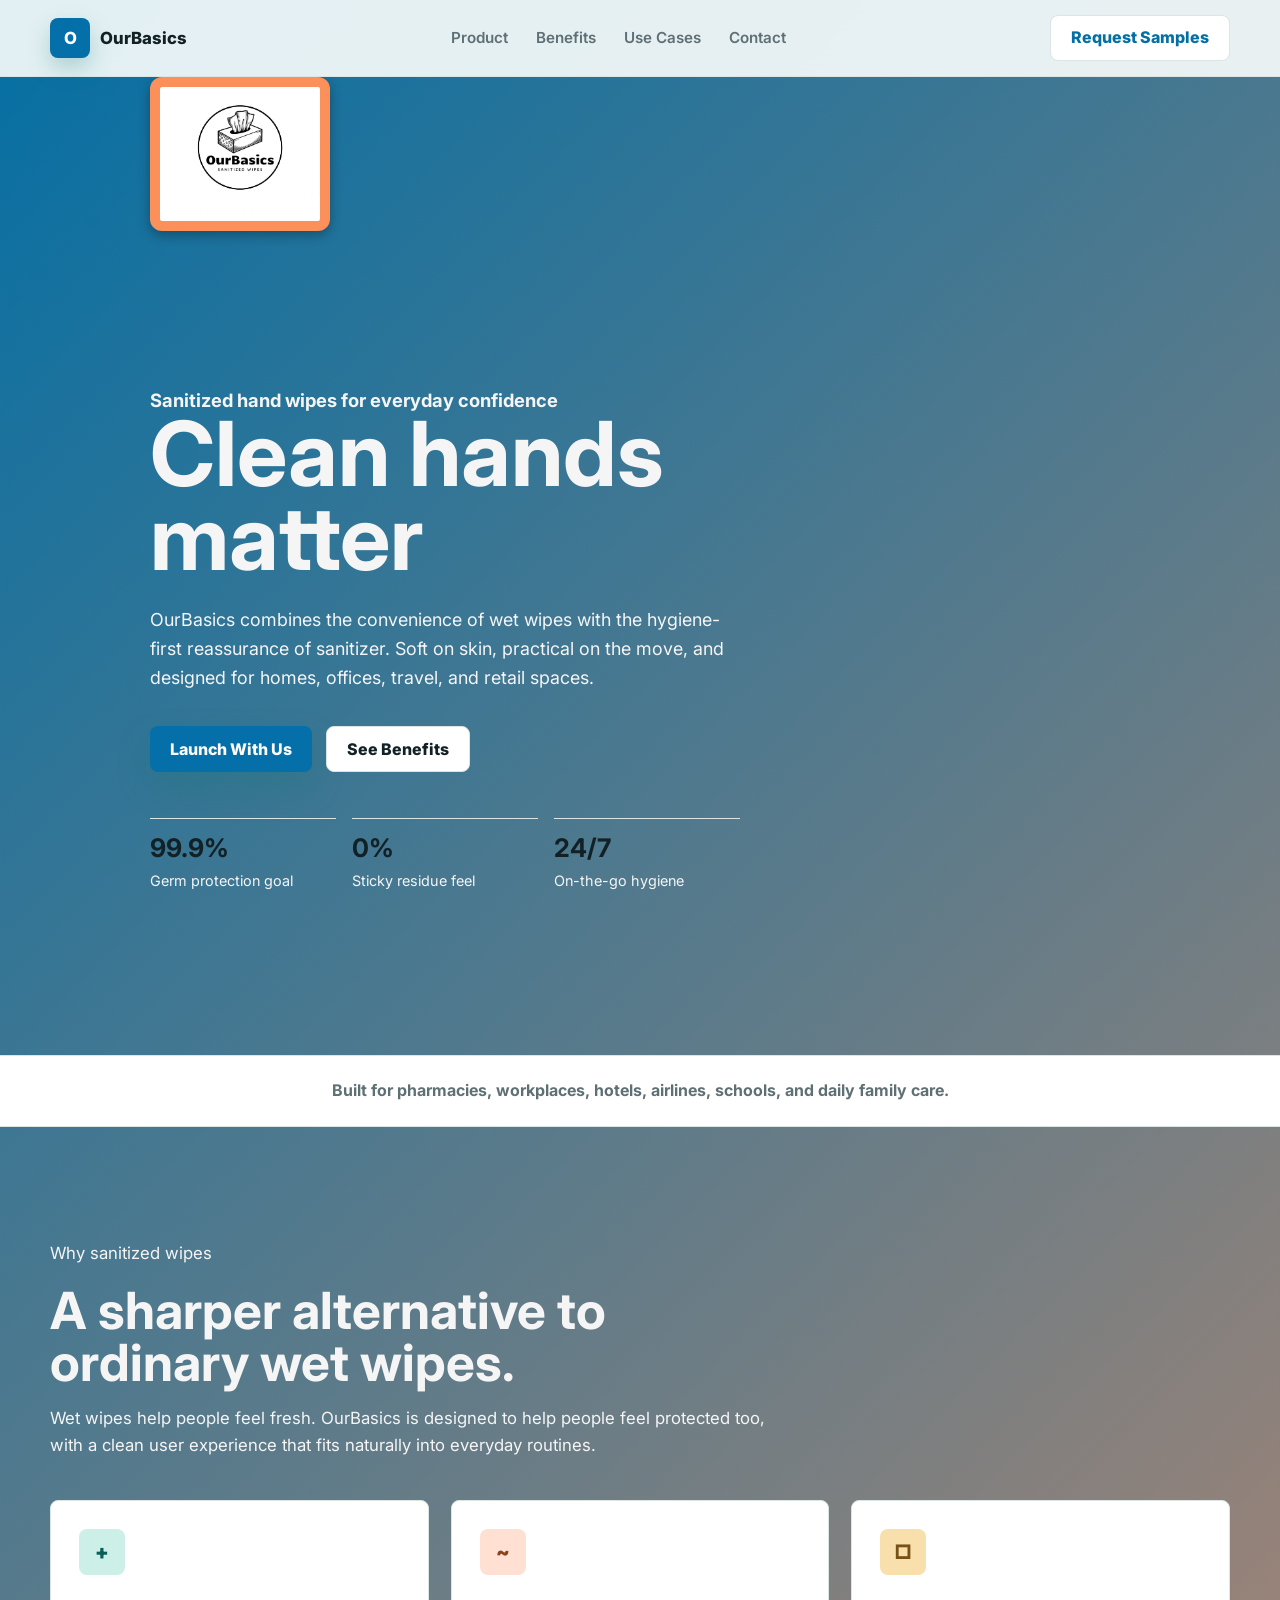
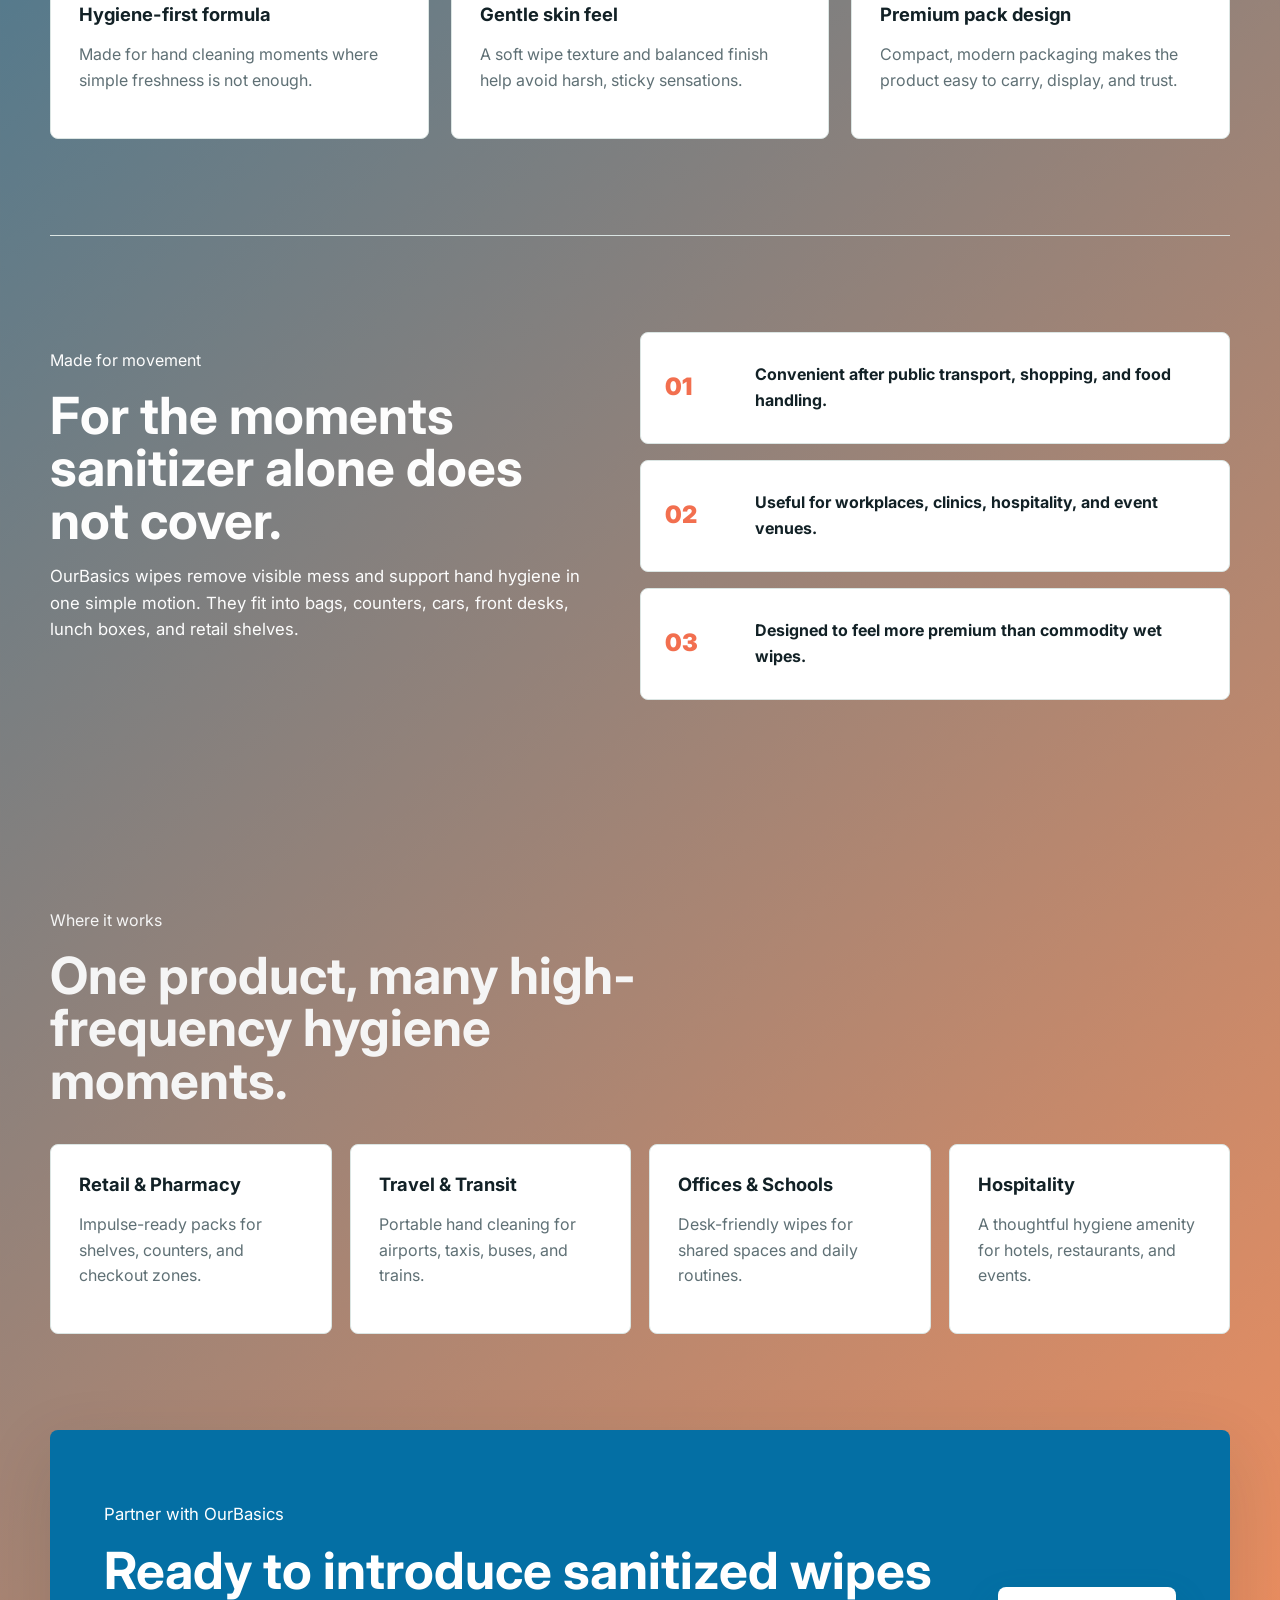
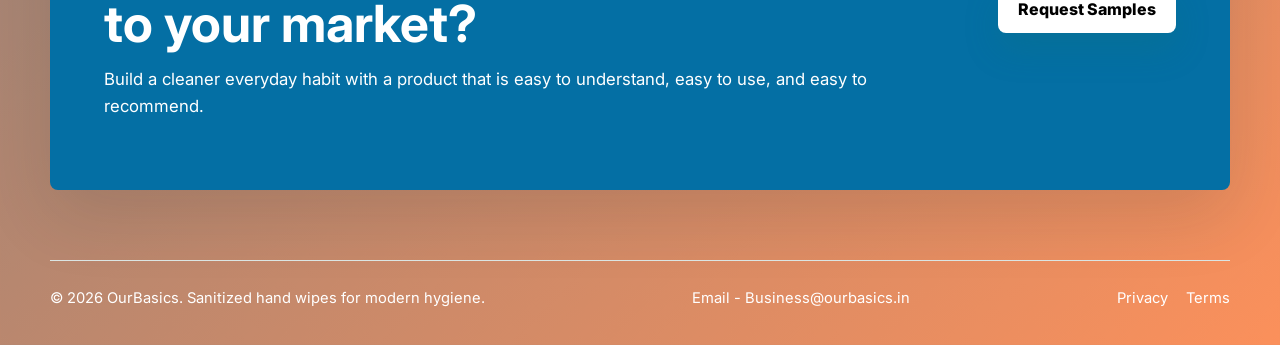
<file: index.html>
<!DOCTYPE html>
<html lang="en">
<head>
  <meta charset="UTF-8" />
  <meta name="viewport" content="width=device-width, initial-scale=1.0" />
  <title>OurBasics</title>
  <link rel="preconnect" href="https://fonts.googleapis.com" />
  <link rel="preconnect" href="https://fonts.gstatic.com" crossorigin />
  <link href="https://fonts.googleapis.com/css2?family=Inter:wght@400;500;600;700;800&display=swap" rel="stylesheet" />
  <link rel="stylesheet" href="style.css" />
</head>
<body>
  <header class="site-header">
    <nav class="nav">
      <a class="brand" href="#">
        <span class="brand-mark">O</span>
        <span>OurBasics</span>
      </a>

      <div class="nav-links">
        <a href="#product">Product</a>
        <a href="#benefits">Benefits</a>
        <a href="#use-cases">Use Cases</a>
        <a href="#contact">Contact</a>
      </div>

      <a class="nav-cta" href="#contact">Request Samples</a>
    </nav>
  </header>

  <main>
    <section class ="Banner">
    <div class="Company_logo">
        <img class = "Company-Logo" src = "Logo.jpeg" alt = "Company Logo">
    </div> 
    </section>
    <section class="hero">
      <div class="hero-content">
        <h3 class="eyebrow1">Sanitized hand wipes for everyday confidence</h3>
        <h1>Clean hands matter</h1>
        <p class="hero-copy">
          OurBasics combines the convenience of wet wipes with the hygiene-first reassurance of sanitizer.
          Soft on skin, practical on the move, and designed for homes, offices, travel, and retail spaces.
        </p>
        <div class="hero-actions">
          <a class="button primary" href="#contact">Launch With Us</a>
          <a class="button secondary" href="#benefits">See Benefits</a>
        </div>

        <div class="hero-metrics">
          <div>
            <strong>99.9%</strong>
            <span>Germ protection goal</span>
          </div>
          <div>
            <strong>0%</strong>
            <span>Sticky residue feel</span>
          </div>
          <div>
            <strong>24/7</strong>
            <span>On-the-go hygiene</span>
          </div>
        </div>
      </div>
      </div> <video class src = "Logo video.mp4" width = "800" height = "600" autoplay loop ></video>
      </div>
     <!-- <div class="Company_logo">
        <img class = "Company-Logo" src = "Logo.jpeg" alt = "Company Logo">
      </div> -->
      <!--<div class="product-panel" id="product">
        <div class="packaging">
          <div class="pack-top">
            <span class="pack-logo">OurBasics</span>
            <span class="pack-pill">Sanitized</span>
           </di>

          <div class="pack-center">
            <span class="wipe-icon"></span>
            <h2>Hand Wipes</h2>
            <p>Fresh, soft, and sanitizer-powered for clean hands in seconds.</p>
          </div>

          <div class="pack-bottom">
            <span>Dermatology conscious</span>
            <span>Travel ready</span>
          </div>
        </div>
      </div>-->
    </section>
    <section class="trusted-band">
      <p>Built for pharmacies, workplaces, hotels, airlines, schools, and daily family care.</p>
    </section>

    <section class="section benefits" id="benefits">
      <div class="section-heading">
        <p>Why sanitized wipes</p>
        <h2>A sharper alternative to ordinary wet wipes.</h2>
        <p>
          Wet wipes help people feel fresh. OurBasics is designed to help people feel protected too,
          with a clean user experience that fits naturally into everyday routines.
        </p>
      </div>

      <div class="benefit-grid">
        <article class="benefit-card">
          <span class="icon">+</span>
          <h3>Hygiene-first formula</h3>
          <p>Made for hand cleaning moments where simple freshness is not enough.</p>
        </article>

        <article class="benefit-card">
          <span class="icon">~</span>
          <h3>Gentle skin feel</h3>
          <p>A soft wipe texture and balanced finish help avoid harsh, sticky sensations.</p>
        </article>

        <article class="benefit-card">
          <span class="icon">□</span>
          <h3>Premium pack design</h3>
          <p>Compact, modern packaging makes the product easy to carry, display, and trust.</p>
        </article>
      </div>
    </section>

    <section class="split-section">
      <div class="split-copy">
        <p class="eyebrow">Made for movement</p>
        <h2>For the moments sanitizer alone does not cover.</h2>
        <p>
          OurBasics wipes remove visible mess and support hand hygiene in one simple motion.
          They fit into bags, counters, cars, front desks, lunch boxes, and retail shelves.
        </p>
      </div>

      <div class="feature-list">
        <div class="feature-row">
          <span>01</span>
          <p>Convenient after public transport, shopping, and food handling.</p>
        </div>
        <div class="feature-row">
          <span>02</span>
          <p>Useful for workplaces, clinics, hospitality, and event venues.</p>
        </div>
        <div class="feature-row">
          <span>03</span>
          <p>Designed to feel more premium than commodity wet wipes.</p>
        </div>
      </div>
    </section>

    <section class="section use-cases" id="use-cases">
      <div class="section-heading compact">
        <p class="eyebrow">Where it works</p>
        <h2>One product, many high-frequency hygiene moments.</h2>
      </div>

      <div class="use-grid">
        <article>
          <h3 class ="Boxes">Retail & Pharmacy</h3>
          <p>Impulse-ready packs for shelves, counters, and checkout zones.</p>
        </article>
        <article>
          <h3 class ="Boxes">Travel & Transit</h3>
          <p>Portable hand cleaning for airports, taxis, buses, and trains.</p>
        </article>
        <article>
          <h3 class ="Boxes">Offices & Schools</h3>
          <p>Desk-friendly wipes for shared spaces and daily routines.</p>
        </article>
        <article>
          <h3 class ="Boxes">Hospitality</h3>
          <p>A thoughtful hygiene amenity for hotels, restaurants, and events.</p>
        </article>
      </div>
    </section>

    <section class="cta-section" id="contact">
      <div>
        <p>Partner with OurBasics</p>
        <h2>Ready to introduce sanitized wipes to your market?</h2>
        <p>
          Build a cleaner everyday habit with a product that is easy to understand,
          easy to use, and easy to recommend.
        </p>
      </div>
      <a class="button primary light" href="mailto:Business@ourbasics.in">Request Samples</a>
    </section>
  </main>

  <footer class="footer">
    <p>© 2026 OurBasics. Sanitized hand wipes for modern hygiene.</p>
      <p>Email - <a class = "Email" href = "mailto:Business@ourbasics.in">Business@ourbasics.in</a></p>
    
    <div>
      <a href="#">Privacy</a>
      <a href="#">Terms</a>
    </div>
  </footer>
</body>
</html>
</file>
<file: style.css>
:root {
  --ink: #122126;
  --muted: #5f7075;
  --line: #dbe5e3;
  --surface: #f7fbfa;
  --white: #ffffff;
  --teal: #0f766e;
  --teal-dark: #0b5f59;
  --mint: #ccefe8;
  --coral: #f26f4f;
  --gold: #d99b36;
  --shadow: 0 24px 70px rgba(20, 45, 48, 0.14);
}

* {
  box-sizing: border-box;
}

html {
  scroll-behavior: smooth;
}

body {
  margin: 0;
  font-family: "Inter", Arial, sans-serif;
  color: var(--ink);
  background: linear-gradient(135deg, rgb(4,111,164), rgb(251,144,91));
  line-height: 1.6;
}
.moving-banner {
  width: 100%;
  background: linear-gradient(to right, #1e3c72, #2a5298); /* blue gradient */
  color: #fff;
  font-size: 1.2rem;
  padding: 10px 0;
  overflow: hidden;
  position: relative;
}

.moving-banner span {
  display: inline-block;
  padding-left: 100%;
  animation: scroll-text 15s linear infinite;
}

@keyframes scroll-text {
  0% { transform: translateX(0); }
  100% { transform: translateX(-100%); }
}

.Company_logo {
  text-align: left;   /* aligns container to the left */
  margin-left: 150px;  /* adjust spacing from the edge */
  margin-bottom: 0;
}
.Company-Logo {
  display: block;          /* makes the image behave like a block */        /* centers it horizontally */
  width: 180px;            /* scale down for balance */
  height: auto;            /* keep aspect ratio */
  margin-bottom: 0px;
  border-radius: 12px;     /* rounded corners */
  box-shadow: 0 4px 12px rgba(0,0,0,0.3); /* subtle shadow */
  background: rgb(251, 144, 91); /* optional background */
  padding: 10px;           /* spacing around the image */
}


a {
  color: inherit;
  text-decoration: none;
}

.site-header {
  position: sticky;
  top: 0;
  z-index: 20;
  border-bottom: 1px solid rgba(219, 229, 227, 0.85);
  background: rgba(247, 251, 250, 0.92);
  backdrop-filter: blur(14px);
}

.nav {
  width: min(1180px, calc(100% - 40px));
  min-height: 76px;
  margin: 0 auto;
  display: flex;
  align-items: center;
  justify-content: space-between;
  gap: 24px;
}
.eyebrow1{
  color: #f5f5f5;
}
.section-heading p{
  color: #f5f5f5;
}

.brand {
  display: inline-flex;
  align-items: center;
  gap: 10px;
  font-weight: 800;
  font-size: 1.05rem;
}

.brand-mark {
  width: 40px;
  height: 40px;
  display: grid;
  place-items: center;
  border-radius: 8px;
  color: var(--white);
  background: rgb(4, 111, 169);
  box-shadow: 0 10px 22px rgba(15, 118, 110, 0.25);
}

.nav-links {
  display: flex;
  align-items: center;
  gap: 28px;
  color: var(--muted);
  font-size: 0.95rem;
  font-weight: 600;
}

.nav-links a:hover {
  color: var(--teal);
}

.nav-cta,
.button {
  display: inline-flex;
  align-items: center;
  justify-content: center;
  min-height: 46px;
  padding: 0 20px;
  border-radius: 8px;
  font-weight: 800;
  white-space: nowrap;
}

.nav-cta {
  color: rgb(4,111,164);
  border: 1px solid var(--line);
  background: var(--white);
}

.hero {
  width: min(1180px, calc(100% - 40px));
  min-height: calc(100vh - 76px);
  margin-left:150px;
  margin-top: 0;
  display: grid;
  grid-template-columns: minmax(0, 1.05fr) minmax(340px, 0.95fr);
  align-items: center;
  gap: 56px;
  padding: 58px 0 48px;
}

.hero-content {
  max-width: 660px;
}


h1,
h2,
h3,
p {
  overflow-wrap: anywhere;
}

h1 {
  max-width: 720px;
  margin: 0;
  font-size: clamp(3.25rem, 7vw, 6rem);
  line-height: 0.94;
  color: #f5f5f5;
}

h2 {
  margin: 0;
  font-size: clamp(2rem, 4vw, 3.35rem);
  line-height: 1.02;
}

h3 {
  margin: 0;
  font-size: 1.15rem;
  line-height: 1.25;
}

.hero-copy {
  max-width: 620px;
  margin: 26px 0 0;
  color: #f5f5f5;
  font-size: 1.12rem;
}

.hero-actions {
  display: flex;
  flex-wrap: wrap;
  gap: 14px;
  margin-top: 34px;
}
.cursor:hover{
  cursor: pointer;
}

.button.primary {
  color: var(--white);
  background: rgb(4, 111, 169);
  box-shadow: 0 16px 34px rgba(15, 118, 110, 0.22);
}

.button.primary:hover {
  background: var(--teal-dark);
}

.button.secondary {
  color: var(--ink);
  border: 1px solid var(--line);
  background: var(--white);
}
.button.secondary:hover{
  background: rgb(4, 111, 169);
}

.hero-metrics {
  display: grid;
  grid-template-columns: repeat(3, minmax(0, 1fr));
  gap: 16px;
  margin-top: 46px;
  color: #f5f5f5;
}

.hero-metrics div {
  padding: 16px 0;
  border-top: 1px solid var(--line);
}

.hero-metrics strong {
  display: block;
  color: var(--ink);
  font-size: 1.6rem;
  line-height: 1;
}

.hero-metrics span {
  display: block;
  margin-top: 8px;
  color: #f5f5f5;
  font-size: 0.9rem;
}

.product-panel {
  min-height: 600px;
  display: grid;
  place-items: center;
  border-radius: 8px;
  overflow: hidden;
  background:
    radial-gradient(circle at 78% 20%, rgba(242, 111, 79, 0.25), transparent 28%),
    radial-gradient(circle at 20% 82%, rgba(217, 155, 54, 0.22), transparent 30%),
    linear-gradient(145deg, #dff6f1 0%, #ffffff 54%, #eaf5f2 100%);
  box-shadow: var(--shadow);
}

.packaging {
  position: relative;
  width: min(74%, 390px);
  min-height: 500px;
  padding: 30px;
  display: flex;
  flex-direction: column;
  justify-content: space-between;
  border: 1px solid rgba(255, 255, 255, 0.75);
  border-radius: 8px;
  color: var(--white);
  background:
    linear-gradient(135deg, rgba(255, 255, 255, 0.16), transparent 32%),
    linear-gradient(150deg, var(--teal-dark), var(--teal));
  box-shadow: 0 34px 70px rgba(15, 96, 89, 0.34);
  transform: rotate(-3deg);
}

.packaging::after {
  content: "";
  position: absolute;
  right: -36px;
  bottom: 76px;
  width: 100px;
  height: 170px;
  border-radius: 50px;
  background: rgba(255, 255, 255, 0.13);
}

.pack-top,
.pack-bottom {
  display: flex;
  justify-content: space-between;
  gap: 16px;
  font-weight: 800;
}

.pack-pill {
  padding: 5px 10px;
  border-radius: 999px;
  color: var(--teal-dark);
  background: var(--mint);
  font-size: 0.75rem;
  text-transform: uppercase;
}

.pack-center h2 {
  margin-top: 18px;
  font-size: clamp(2.3rem, 5vw, 4.3rem);
}

.pack-center p,
.pack-bottom {
  color: rgba(255, 255, 255, 0.78);
}

.wipe-icon {
  width: 92px;
  height: 58px;
  display: block;
  border-radius: 8px;
  background: linear-gradient(90deg, rgba(255, 255, 255, 0.15), transparent), #ffffff;
  box-shadow: inset 0 -8px 0 rgba(15, 118, 110, 0.1);
}

.trusted-band {
  border-top: 1px solid var(--line);
  border-bottom: 1px solid var(--line);
  background: var(--white);
}

.trusted-band p {
  width: min(1180px, calc(100% - 40px));
  margin: 0 auto;
  padding: 22px 0;
  color: var(--muted);
  font-weight: 700;
  text-align: center;
}

.section,
.split-section,
.cta-section {
  width: min(1180px, calc(100% - 40px));
  margin: 0 auto;
  padding: 96px 0;
}
.split-section{
  color: #fdfdfd;
}

.section-heading {
  max-width: 740px;
  color: #f5f5f5;
}

.section-heading p:not(.eyebrow),
.split-copy p:not(.eyebrow),
.cta-section p:not(.eyebrow) {
  font-size: 1.05rem;
}

.benefit-grid {
  display: grid;
  grid-template-columns: repeat(3, minmax(0, 1fr));
  gap: 22px;
  margin-top: 42px;
}

.benefit-card,
.use-grid article {
  min-height: 230px;
  padding: 28px;
  border: 1px solid var(--line);
  border-radius: 8px;
  background: var(--white);
}

.benefit-card p,
.use-grid p {
  color: var(--muted);
}

.icon {
  width: 46px;
  height: 46px;
  margin-bottom: 28px;
  display: grid;
  place-items: center;
  border-radius: 8px;
  color: var(--teal-dark);
  background: var(--mint);
  font-size: 1.25rem;
  font-weight: 900;
}

.benefit-card:nth-child(2) .icon {
  color: #8b431f;
  background: #ffe0d3;
}

.benefit-card:nth-child(3) .icon {
  color: #765118;
  background: #f8dfab;
}

.split-section {
  display: grid;
  grid-template-columns: 0.95fr 1.05fr;
  gap: 56px;
  align-items: start;
  border-top: 1px solid var(--line);
}

.feature-list {
  display: grid;
  gap: 16px;
}

.feature-row {
  display: grid;
  grid-template-columns: 70px 1fr;
  gap: 20px;
  align-items: center;
  min-height: 112px;
  padding: 24px;
  border-radius: 8px;
  background: var(--white);
  border: 1px solid var(--line);
}

.feature-row span {
  color: var(--coral);
  font-weight: 900;
  font-size: 1.5rem;
}

.feature-row p {
  margin: 0;
  color: var(--ink);
  font-weight: 700;
}

.compact {
  max-width: 680px;
}

.use-grid {
  display: grid;
  grid-template-columns: repeat(4, minmax(0, 1fr));
  gap: 18px;
  margin-top: 38px;
}

.use-grid article {
  min-height: 190px;
}

.cta-section {
  display: grid;
  grid-template-columns: 1fr auto;
  gap: 30px;
  align-items: center;
  margin-bottom: 70px;
  padding: 54px;
  border-radius: 8px;
  color: white;
  background: rgb(4, 111, 164);
  box-shadow: var(--shadow);
}

.button.light {
 background: white;
  color: black;
  transition: all 0.3s ease;
}
.button.light:hover{
 background: linear-gradient(90deg, #000000, #ffd700);
}
.footer {
  width: min(1180px, calc(100% - 40px));
  margin: 0 auto;
  padding: 26px 0 34px;
  display: flex;
  justify-content: space-between;
  gap: 20px;
  border-top: 1px solid var(--line);
  color: #ffffff;
  font-size: 0.92rem;
}

.footer p {
  margin: 0;
}

.footer div {
  display: flex;
  gap: 18px;
}

@media (max-width: 960px) {
  .nav-links {
    display: none;
  }

  .hero {
    grid-template-columns: 1fr;
    min-height: auto;
  }

  .product-panel {
    min-height: 520px;
  }

  .benefit-grid,
  .split-section,
  .use-grid,
  .cta-section {
    grid-template-columns: 1fr;
  }

  .cta-section {
    padding: 42px;
  }
}

@media (max-width: 640px) {
  .nav {
    width: min(100% - 28px, 1180px);
  }

  .nav-cta {
    display: none;
  }

  .hero,
  .section,
  .split-section,
  .cta-section,
  .footer,
  .trusted-band p {
    width: min(100% - 28px, 1180px);
  }

  .hero {
    padding-top: 42px;
    gap: 36px;
  }

  h1 {
    font-size: clamp(2.65rem, 16vw, 4rem);
  }

  .hero-metrics {
    grid-template-columns: 1fr;
    gap: 4px;
  }

  .product-panel {
    min-height: 440px;
  }

  .packaging {
    width: min(82%, 330px);
    min-height: 190px;
    padding: 24px;
  }

  .section,
  .split-section {
    padding: 68px 0;
  }

  .feature-row {
    grid-template-columns: 1fr;
    gap: 8px;
  }

  .cta-section {
    margin-bottom: 44px;
    padding: 32px 24px;
  }

}
</file>
